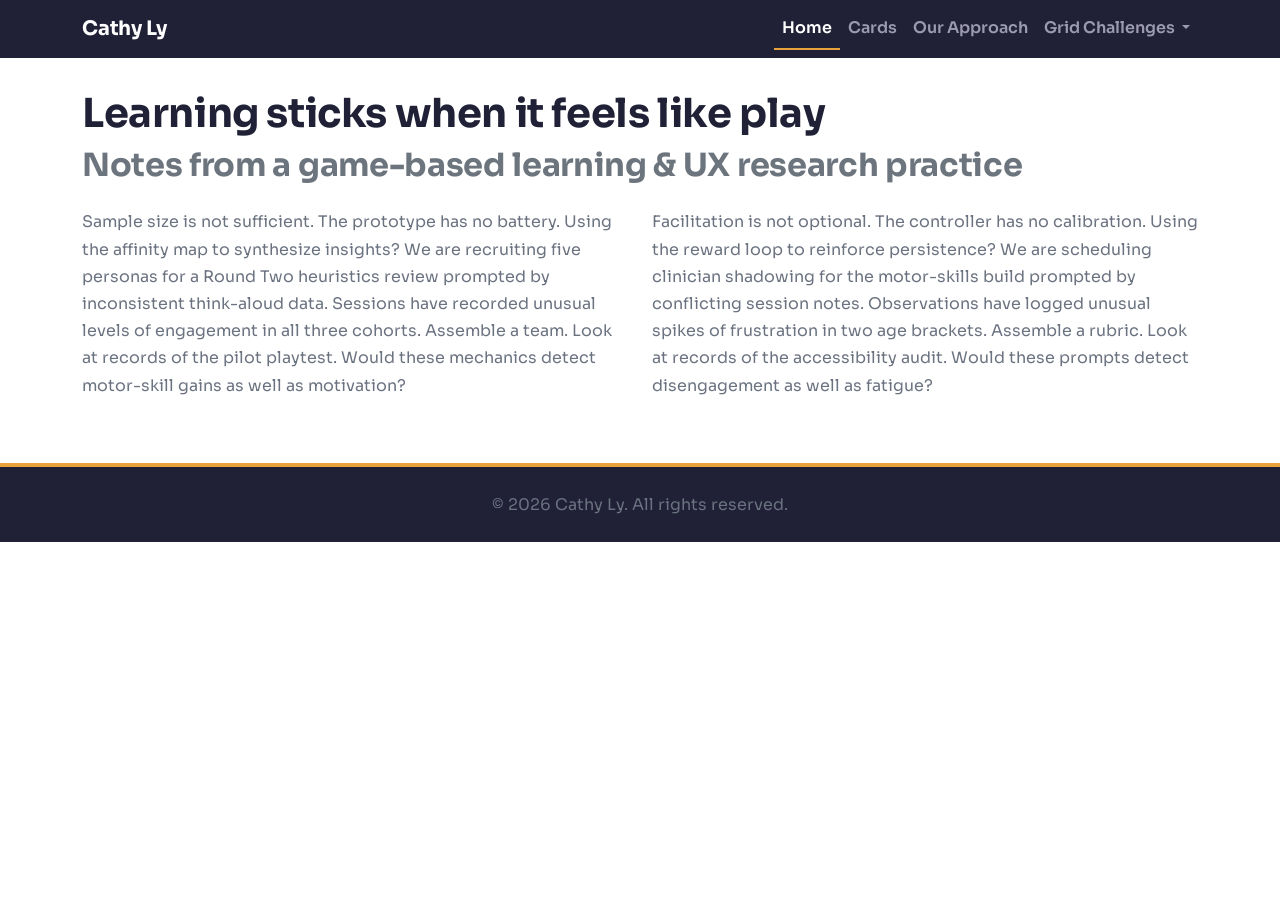
<file: index.html>
<!doctype html>
<html lang="en">
<head>
  <meta charset="UTF-8">
  <meta name="viewport" content="width=device-width, initial-scale=1">
  <title>Playful Learning Lab | Cathy Ly</title>

  <link rel="preconnect" href="https://fonts.googleapis.com">
  <link rel="preconnect" href="https://fonts.gstatic.com" crossorigin>
  <link href="https://fonts.googleapis.com/css2?family=Sora:wght@400;600;700&display=swap" rel="stylesheet">

  <link href="css/bootstrap/bootstrap.min.css" rel="stylesheet">
  <link rel="stylesheet" href="css/custom.css">
</head>
<body>

  <nav class="navbar navbar-expand-lg navbar-dark sticky-top navbar-custom">
    <div class="container-lg">
      <a class="navbar-brand" href="index.html">Cathy Ly</a>
      <button class="navbar-toggler" type="button" data-bs-toggle="collapse" data-bs-target="#navMain" aria-controls="navMain" aria-expanded="false" aria-label="Toggle navigation">
        <span class="navbar-toggler-icon"></span>
      </button>
      <div class="collapse navbar-collapse" id="navMain">
        <ul class="navbar-nav ms-auto">
          <li class="nav-item">
            <a class="nav-link" href="index.html" aria-current="page">Home</a>
          </li>
          <li class="nav-item">
            <a class="nav-link" href="subpages/cards.html">Cards</a>
          </li>
          <li class="nav-item">
            <a class="nav-link" href="subpages/approach.html">Our Approach</a>
          </li>
          <li class="nav-item dropdown">
            <a class="nav-link dropdown-toggle" href="#" id="gridDropdown" role="button" data-bs-toggle="dropdown" aria-expanded="false">
              Grid Challenges
            </a>
            <ul class="dropdown-menu dropdown-menu-end" aria-labelledby="gridDropdown">
              <li><a class="dropdown-item" href="gridChallenges/grid-challenge-1.html">Grid Challenge 1</a></li>
              <li><a class="dropdown-item" href="gridChallenges/grid-challenge-2.html">Grid Challenge 2</a></li>
              <li><a class="dropdown-item" href="gridChallenges/grid-challenge-3.html">Grid Challenge 3</a></li>
            </ul>
          </li>
        </ul>
      </div>
    </div>
  </nav>

  <main class="container-lg page-container">
    <div class="row">
      <div class="col-12">
        <h1>Learning sticks when it feels like play</h1>
        <h2 class="text-secondary mb-4" style="color: var(--mist);">Notes from a game-based learning &amp; UX research practice</h2>
      </div>
    </div>

    <div class="row g-4">
      <div class="col-lg-6 col-12">
        <div class="intro-col">
          <p>Sample size is not sufficient. The prototype has no battery. Using the affinity map to synthesize insights? We are recruiting five personas for a Round Two heuristics review prompted by inconsistent think-aloud data. Sessions have recorded unusual levels of engagement in all three cohorts. Assemble a team. Look at records of the pilot playtest. Would these mechanics detect motor-skill gains as well as motivation?</p>
        </div>
      </div>
      <div class="col-lg-6 col-12">
        <div class="intro-col">
          <p>Facilitation is not optional. The controller has no calibration. Using the reward loop to reinforce persistence? We are scheduling clinician shadowing for the motor-skills build prompted by conflicting session notes. Observations have logged unusual spikes of frustration in two age brackets. Assemble a rubric. Look at records of the accessibility audit. Would these prompts detect disengagement as well as fatigue?</p>
        </div>
      </div>
    </div>
  </main>

  <footer class="site-footer">
    <p class="mb-0">&copy; 2026 Cathy Ly. All rights reserved.</p>
  </footer>

  <script src="js/bootstrap.bundle.min.js"></script>
</body>
</html>
</file>
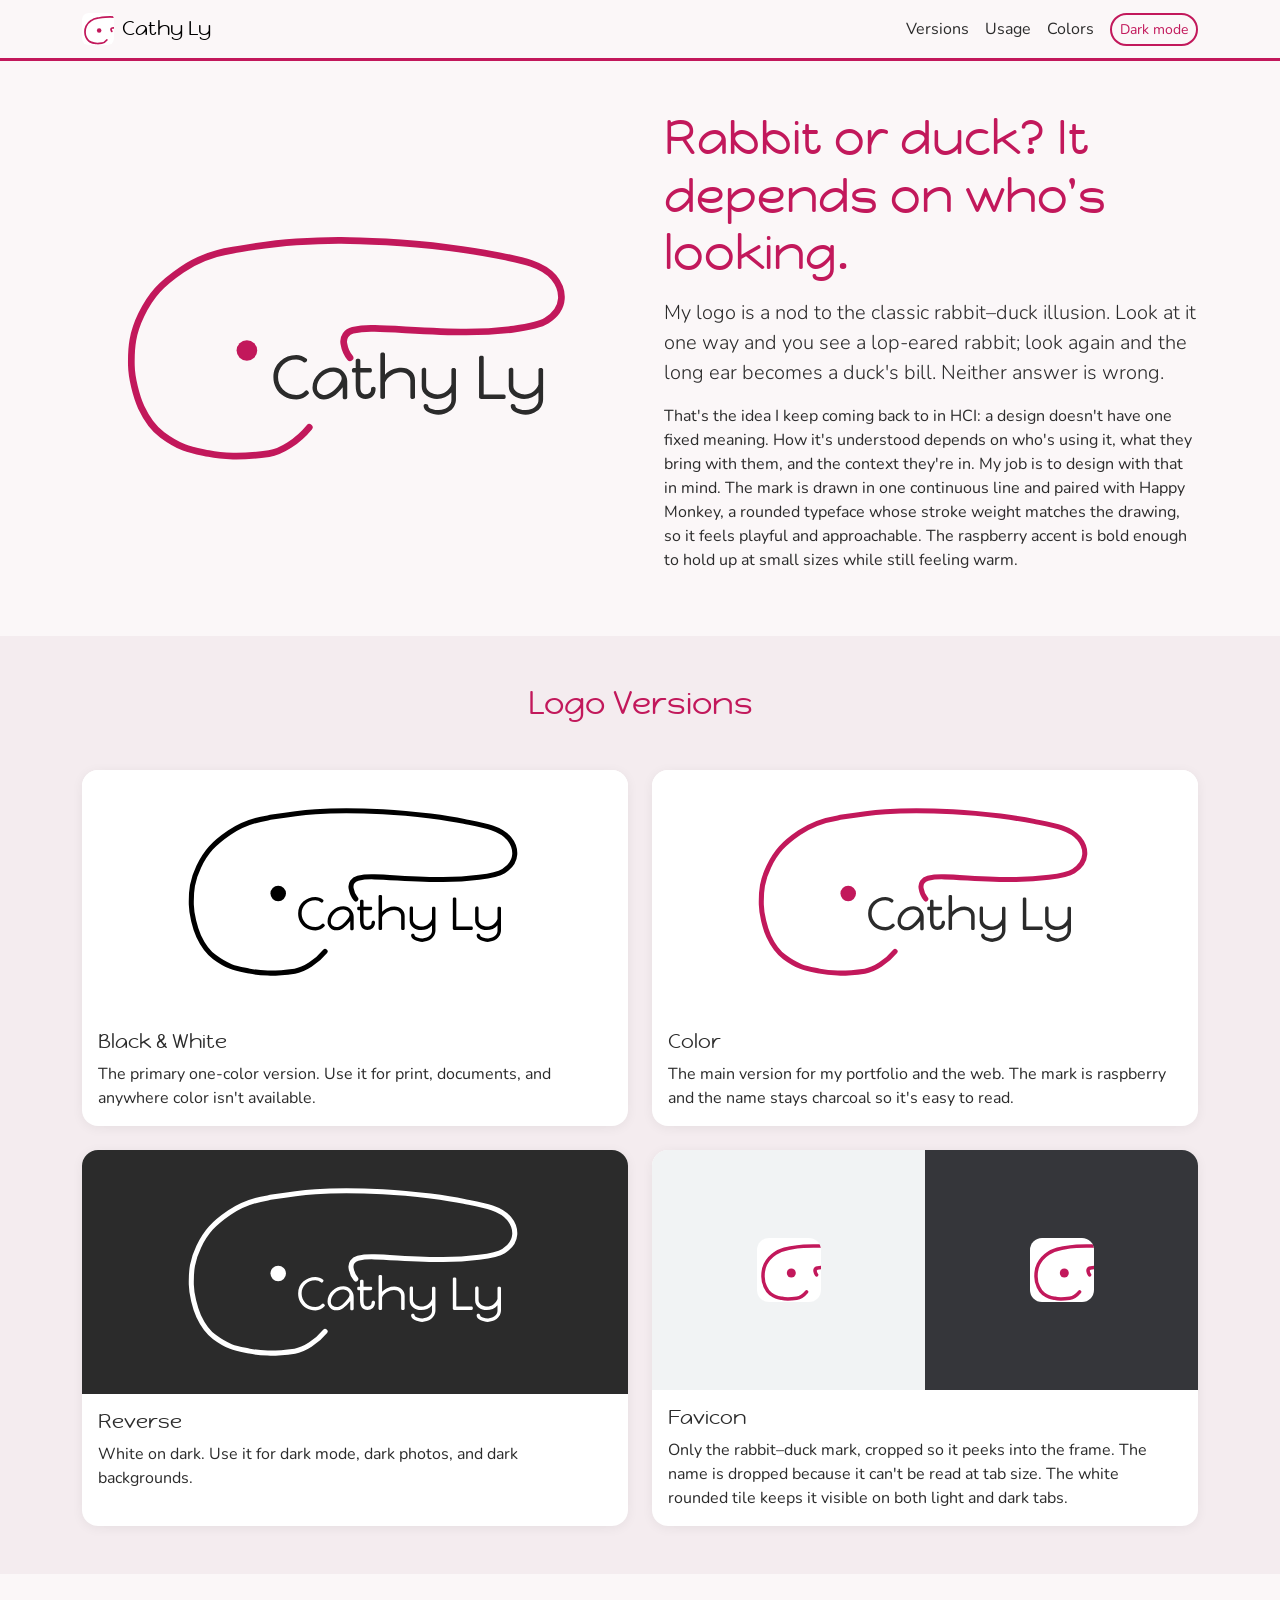
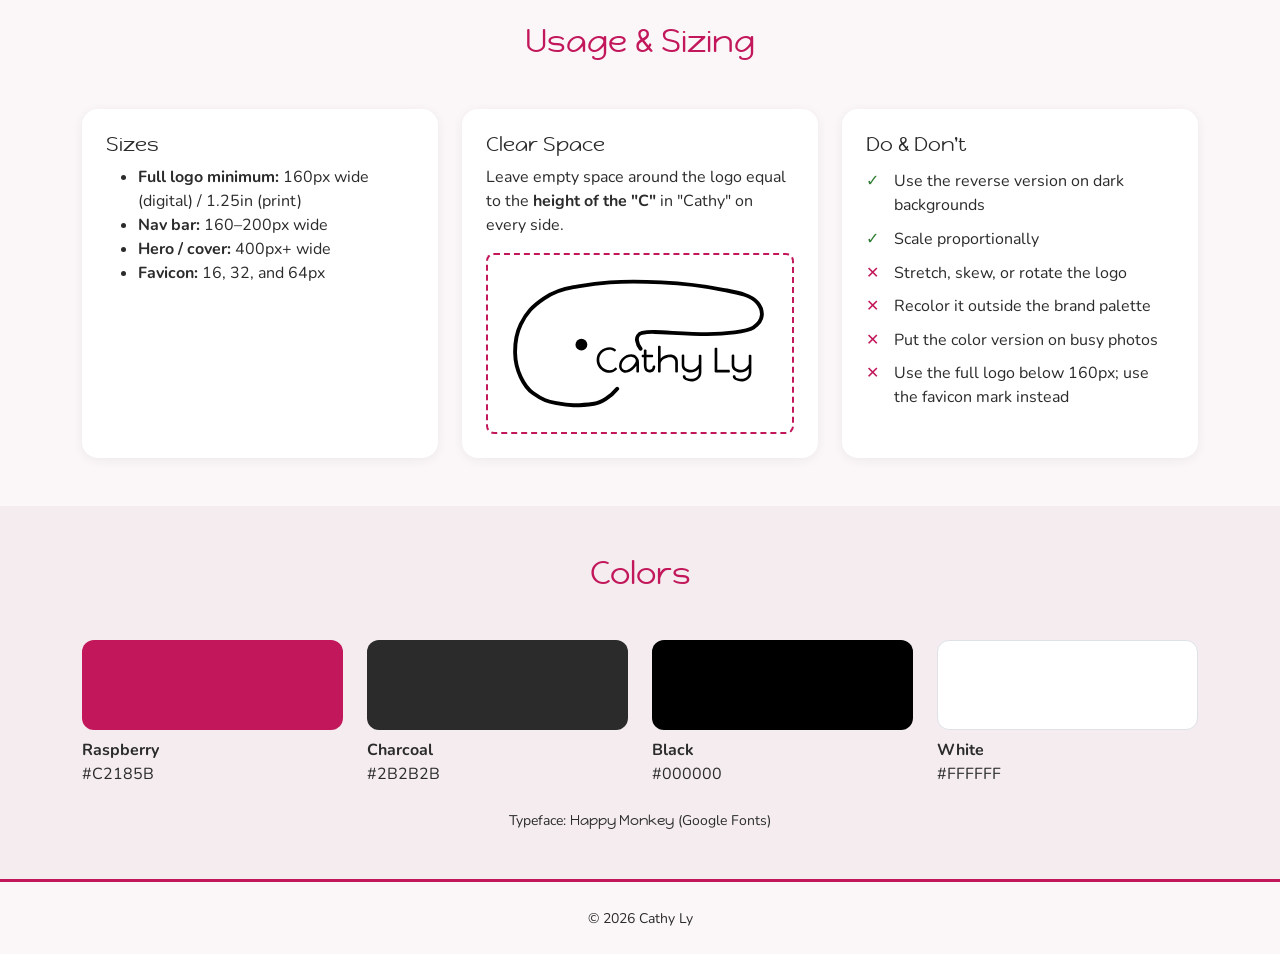
<file: logo/index.html>
<!doctype html>
<html lang="en" data-bs-theme="light">
<head>
  <meta charset="utf-8">
  <meta name="viewport" content="width=device-width, initial-scale=1">
  <title>Cathy Ly | Logo System</title>

  <!-- Favicon -->
  <link rel="icon" type="image/svg+xml" href="images/favicon.svg">

  <!-- Bootstrap 5 -->
  <link href="https://cdn.jsdelivr.net/npm/bootstrap@5.3.3/dist/css/bootstrap.min.css" rel="stylesheet">

  <!-- Google Fonts -->
  <link rel="preconnect" href="https://fonts.googleapis.com">
  <link rel="preconnect" href="https://fonts.gstatic.com" crossorigin>
  <link href="https://fonts.googleapis.com/css2?family=Happy+Monkey&family=Nunito:wght@400;600;700&display=swap" rel="stylesheet">

  <link rel="stylesheet" href="css/style.css">
</head>
<body>

  <!-- Nav -->
  <nav class="navbar navbar-expand-md sticky-top site-nav">
    <div class="container">
      <a class="navbar-brand d-flex align-items-center gap-2" href="#">
        <img src="images/favicon.svg" alt="" width="32" height="32" class="rounded">
        <span>Cathy Ly</span>
      </a>
      <button class="navbar-toggler" type="button" data-bs-toggle="collapse" data-bs-target="#mainNav" aria-controls="mainNav" aria-expanded="false" aria-label="Toggle navigation">
        <span class="navbar-toggler-icon"></span>
      </button>
      <div class="collapse navbar-collapse" id="mainNav">
        <ul class="navbar-nav ms-auto align-items-md-center">
          <li class="nav-item"><a class="nav-link" href="#versions">Versions</a></li>
          <li class="nav-item"><a class="nav-link" href="#usage">Usage</a></li>
          <li class="nav-item"><a class="nav-link" href="#colors">Colors</a></li>
          <li class="nav-item ms-md-2">
            <button id="themeToggle" class="btn btn-sm btn-raspberry-outline" type="button" aria-pressed="false">
              Dark mode
            </button>
          </li>
        </ul>
      </div>
    </div>
  </nav>

  <!-- Hero -->
  <header class="py-5">
    <div class="container">
      <div class="row align-items-center g-5">
        <div class="col-lg-6 text-center">
          <img src="images/logo-color.svg" alt="Cathy Ly logo: a one-line drawing that reads as either a rabbit or a duck, wrapped around the name Cathy Ly" class="img-fluid hero-logo logo-light-only">
          <img src="images/logo-reverse.svg" alt="Cathy Ly logo in white" class="img-fluid hero-logo logo-dark-only">
        </div>
        <div class="col-lg-6">
          <h1 class="display-5 mb-3">Rabbit or duck? It depends on who's looking.</h1>
          <p class="lead">
            My logo is a nod to the classic rabbit–duck illusion. Look at it one way and you see a lop-eared rabbit;
            look again and the long ear becomes a duck's bill. Neither answer is wrong.
          </p>
          <p>
            That's the idea I keep coming back to in HCI: a design doesn't have one fixed meaning. How it's understood
            depends on who's using it, what they bring with them, and the context they're in. My job is to design with
            that in mind. The mark is drawn in one continuous line and paired with Happy Monkey, a rounded typeface whose
            stroke weight matches the drawing, so it feels playful and approachable. The raspberry accent is bold enough
            to hold up at small sizes while still feeling warm.
          </p>
        </div>
      </div>
    </div>
  </header>

  <!-- Versions -->
  <section id="versions" class="py-5 section-alt">
    <div class="container">
      <h2 class="text-center mb-5">Logo Versions</h2>
      <div class="row g-4">

        <div class="col-md-6">
          <div class="card h-100 logo-card">
            <div class="logo-stage stage-white">
              <img src="images/logo-black.svg" alt="Black and white Cathy Ly logo" class="img-fluid">
            </div>
            <div class="card-body">
              <h3 class="h5">Black &amp; White</h3>
              <p class="mb-0">The primary one-color version. Use it for print, documents, and anywhere color isn't available.</p>
            </div>
          </div>
        </div>

        <div class="col-md-6">
          <div class="card h-100 logo-card">
            <div class="logo-stage stage-white">
              <img src="images/logo-color.svg" alt="Color Cathy Ly logo with a raspberry rabbit" class="img-fluid">
            </div>
            <div class="card-body">
              <h3 class="h5">Color</h3>
              <p class="mb-0">The main version for my portfolio and the web. The mark is raspberry and the name stays charcoal so it's easy to read.</p>
            </div>
          </div>
        </div>

        <div class="col-md-6">
          <div class="card h-100 logo-card">
            <div class="logo-stage stage-dark">
              <img src="images/logo-reverse.svg" alt="Reverse white Cathy Ly logo on charcoal" class="img-fluid">
            </div>
            <div class="card-body">
              <h3 class="h5">Reverse</h3>
              <p class="mb-0">White on dark. Use it for dark mode, dark photos, and dark backgrounds.</p>
            </div>
          </div>
        </div>

        <div class="col-md-6">
          <div class="card h-100 logo-card">
            <div class="logo-stage stage-split">
              <div class="fav-wrap fav-light"><img src="images/favicon.svg" alt="Favicon on a light browser tab" width="64" height="64"></div>
              <div class="fav-wrap fav-dark"><img src="images/favicon.svg" alt="Favicon on a dark browser tab" width="64" height="64"></div>
            </div>
            <div class="card-body">
              <h3 class="h5">Favicon</h3>
              <p class="mb-0">Only the rabbit–duck mark, cropped so it peeks into the frame. The name is dropped because it can't be read at tab size. The white rounded tile keeps it visible on both light and dark tabs.</p>
            </div>
          </div>
        </div>

      </div>
    </div>
  </section>

  <!-- Usage -->
  <section id="usage" class="py-5">
    <div class="container">
      <h2 class="text-center mb-5">Usage &amp; Sizing</h2>
      <div class="row g-4">
        <div class="col-lg-4">
          <div class="card h-100 p-4">
            <h3 class="h5">Sizes</h3>
            <ul class="mb-0">
              <li><strong>Full logo minimum:</strong> 160px wide (digital) / 1.25in (print)</li>
              <li><strong>Nav bar:</strong> 160–200px wide</li>
              <li><strong>Hero / cover:</strong> 400px+ wide</li>
              <li><strong>Favicon:</strong> 16, 32, and 64px</li>
            </ul>
          </div>
        </div>
        <div class="col-lg-4">
          <div class="card h-100 p-4">
            <h3 class="h5">Clear Space</h3>
            <p>Leave empty space around the logo equal to the <strong>height of the "C"</strong> in "Cathy" on every side.</p>
            <div class="clearspace-demo">
              <img src="images/logo-black.svg" alt="Logo shown with clear space boundary" class="img-fluid">
            </div>
          </div>
        </div>
        <div class="col-lg-4">
          <div class="card h-100 p-4">
            <h3 class="h5">Do &amp; Don't</h3>
            <ul class="list-unstyled mb-0 dodont">
              <li class="do">Use the reverse version on dark backgrounds</li>
              <li class="do">Scale proportionally</li>
              <li class="dont">Stretch, skew, or rotate the logo</li>
              <li class="dont">Recolor it outside the brand palette</li>
              <li class="dont">Put the color version on busy photos</li>
              <li class="dont">Use the full logo below 160px; use the favicon mark instead</li>
            </ul>
          </div>
        </div>
      </div>
    </div>
  </section>

  <!-- Colors -->
  <section id="colors" class="py-5 section-alt">
    <div class="container">
      <h2 class="text-center mb-5">Colors</h2>
      <div class="row g-4 justify-content-center">
        <div class="col-6 col-md-3">
          <div class="swatch" style="background:#C2185B"></div>
          <p class="mt-2 mb-0"><strong>Raspberry</strong><br>#C2185B</p>
        </div>
        <div class="col-6 col-md-3">
          <div class="swatch" style="background:#2B2B2B"></div>
          <p class="mt-2 mb-0"><strong>Charcoal</strong><br>#2B2B2B</p>
        </div>
        <div class="col-6 col-md-3">
          <div class="swatch" style="background:#000000"></div>
          <p class="mt-2 mb-0"><strong>Black</strong><br>#000000</p>
        </div>
        <div class="col-6 col-md-3">
          <div class="swatch border" style="background:#FFFFFF"></div>
          <p class="mt-2 mb-0"><strong>White</strong><br>#FFFFFF</p>
        </div>
      </div>
      <p class="text-center mt-4 mb-0 small">Typeface: <span class="font-display">Happy Monkey</span> (Google Fonts)</p>
    </div>
  </section>

  <footer class="py-4 text-center site-footer">
    <small>&copy; 2026 Cathy Ly</small>
  </footer>

  <script src="https://cdn.jsdelivr.net/npm/bootstrap@5.3.3/dist/js/bootstrap.bundle.min.js"></script>
  <script>
    // Light/dark toggle. Starts from the visitor's system setting.
    const root = document.documentElement;
    const btn = document.getElementById('themeToggle');
    function setTheme(t) {
      root.setAttribute('data-bs-theme', t);
      btn.textContent = t === 'dark' ? 'Light mode' : 'Dark mode';
      btn.setAttribute('aria-pressed', t === 'dark');
    }
    setTheme(window.matchMedia('(prefers-color-scheme: dark)').matches ? 'dark' : 'light');
    btn.addEventListener('click', () => setTheme(root.getAttribute('data-bs-theme') === 'dark' ? 'light' : 'dark'));
  </script>
</body>
</html>
</file>
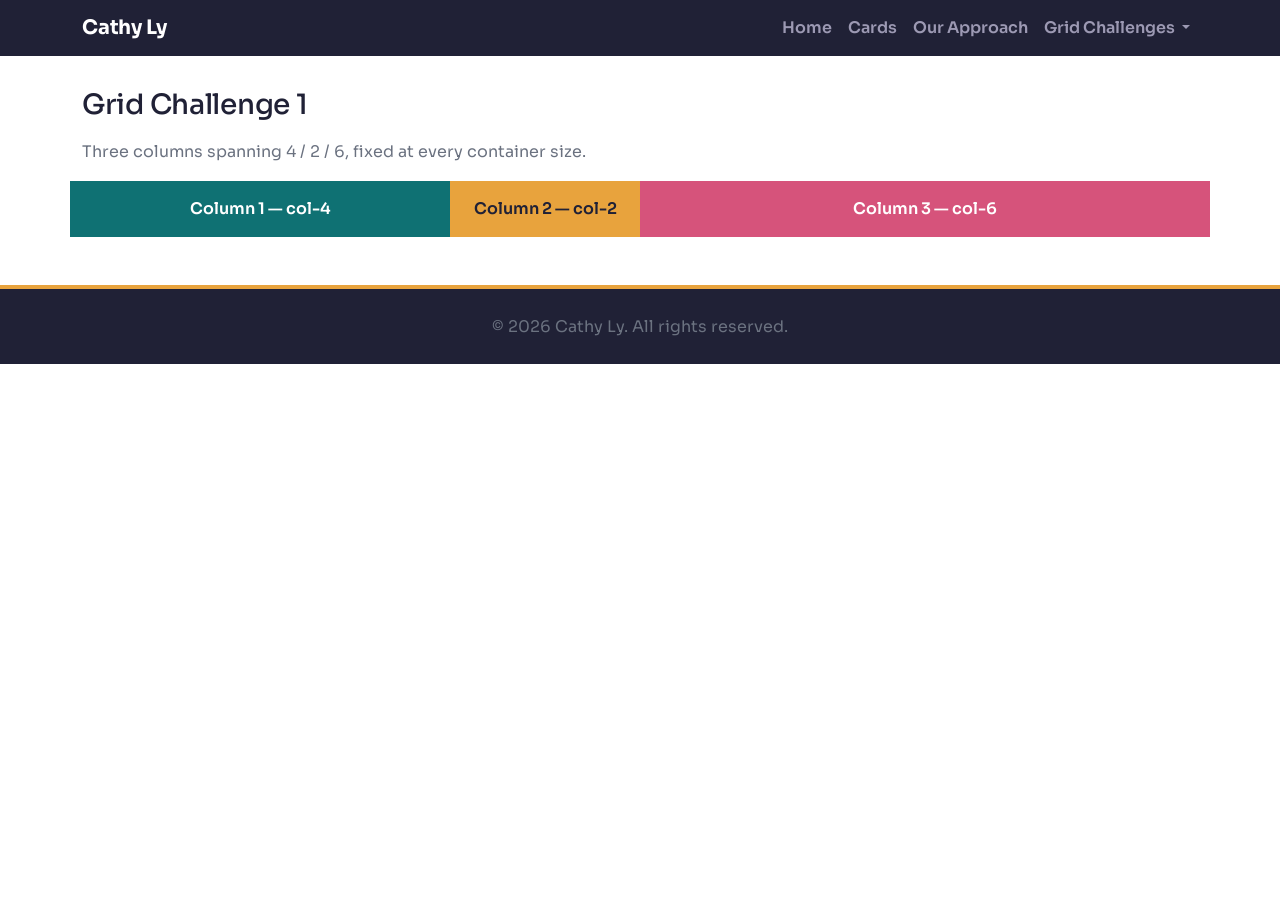
<file: gridChallenges/grid-challenge-1.html>
<!doctype html>
<html lang="en">
<head>
  <meta charset="UTF-8">
  <meta name="viewport" content="width=device-width, initial-scale=1">
  <title>Grid Challenge 1 | Cathy Ly</title>

  <link rel="preconnect" href="https://fonts.googleapis.com">
  <link rel="preconnect" href="https://fonts.gstatic.com" crossorigin>
  <link href="https://fonts.googleapis.com/css2?family=Sora:wght@400;600;700&display=swap" rel="stylesheet">

  <link href="../css/bootstrap/bootstrap.min.css" rel="stylesheet">
  <link rel="stylesheet" href="../css/custom.css">
</head>
<body>

  <nav class="navbar navbar-expand-lg navbar-dark sticky-top navbar-custom">
    <div class="container-lg">
      <a class="navbar-brand" href="../index.html">Cathy Ly</a>
      <button class="navbar-toggler" type="button" data-bs-toggle="collapse" data-bs-target="#navMain" aria-controls="navMain" aria-expanded="false" aria-label="Toggle navigation">
        <span class="navbar-toggler-icon"></span>
      </button>
      <div class="collapse navbar-collapse" id="navMain">
        <ul class="navbar-nav ms-auto">
          <li class="nav-item">
            <a class="nav-link" href="../index.html">Home</a>
          </li>
          <li class="nav-item">
            <a class="nav-link" href="../subpages/cards.html">Cards</a>
          </li>
          <li class="nav-item">
            <a class="nav-link" href="../subpages/approach.html">Our Approach</a>
          </li>
          <li class="nav-item dropdown">
            <a class="nav-link dropdown-toggle" href="#" id="gridDropdown" role="button" data-bs-toggle="dropdown" aria-expanded="false">
              Grid Challenges
            </a>
            <ul class="dropdown-menu dropdown-menu-end" aria-labelledby="gridDropdown">
              <li><a class="dropdown-item" href="grid-challenge-1.html" aria-current="page">Grid Challenge 1</a></li>
              <li><a class="dropdown-item" href="grid-challenge-2.html">Grid Challenge 2</a></li>
              <li><a class="dropdown-item" href="grid-challenge-3.html">Grid Challenge 3</a></li>
            </ul>
          </li>
        </ul>
      </div>
    </div>
  </nav>

  <main class="container-lg page-container">
    <h1 class="h3 mb-3">Grid Challenge 1</h1>
    <p>Three columns spanning 4 / 2 / 6, fixed at every container size.</p>

    <div class="row">
      <div class="col-4 grid-col grid-col-a py-3">Column 1 &mdash; col-4</div>
      <div class="col-2 grid-col grid-col-b py-3">Column 2 &mdash; col-2</div>
      <div class="col-6 grid-col grid-col-c py-3">Column 3 &mdash; col-6</div>
    </div>
  </main>

  <footer class="site-footer">
    <p class="mb-0">&copy; 2026 Cathy Ly. All rights reserved.</p>
  </footer>

  <script src="../js/bootstrap.bundle.min.js"></script>
</body>
</html>
</file>
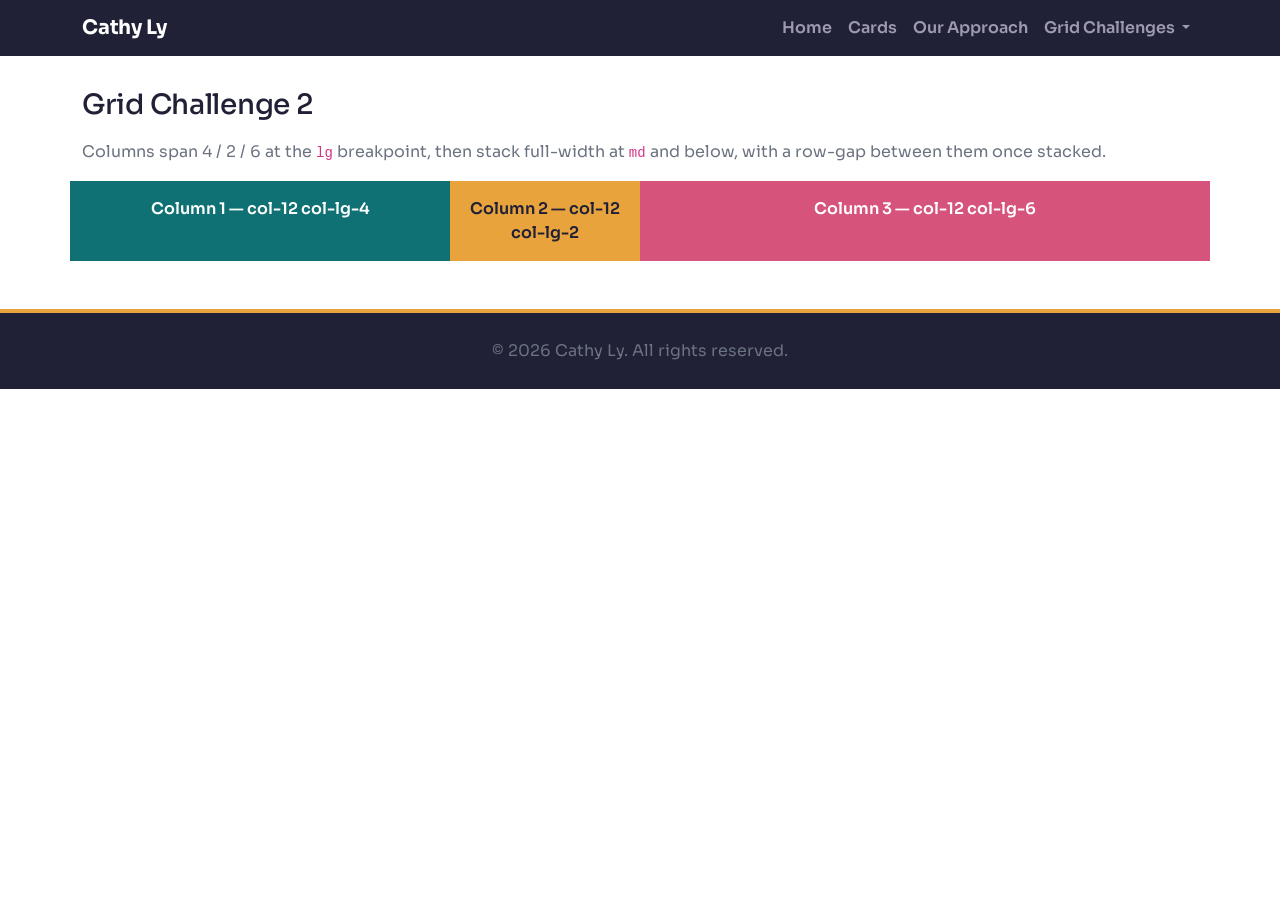
<file: gridChallenges/grid-challenge-2.html>
<!doctype html>
<html lang="en">
<head>
  <meta charset="UTF-8">
  <meta name="viewport" content="width=device-width, initial-scale=1">
  <title>Grid Challenge 2 | Cathy Ly</title>

  <link rel="preconnect" href="https://fonts.googleapis.com">
  <link rel="preconnect" href="https://fonts.gstatic.com" crossorigin>
  <link href="https://fonts.googleapis.com/css2?family=Sora:wght@400;600;700&display=swap" rel="stylesheet">

  <link href="../css/bootstrap/bootstrap.min.css" rel="stylesheet">
  <link rel="stylesheet" href="../css/custom.css">
</head>
<body>

  <nav class="navbar navbar-expand-lg navbar-dark sticky-top navbar-custom">
    <div class="container-lg">
      <a class="navbar-brand" href="../index.html">Cathy Ly</a>
      <button class="navbar-toggler" type="button" data-bs-toggle="collapse" data-bs-target="#navMain" aria-controls="navMain" aria-expanded="false" aria-label="Toggle navigation">
        <span class="navbar-toggler-icon"></span>
      </button>
      <div class="collapse navbar-collapse" id="navMain">
        <ul class="navbar-nav ms-auto">
          <li class="nav-item">
            <a class="nav-link" href="../index.html">Home</a>
          </li>
          <li class="nav-item">
            <a class="nav-link" href="../subpages/cards.html">Cards</a>
          </li>
          <li class="nav-item">
            <a class="nav-link" href="../subpages/approach.html">Our Approach</a>
          </li>
          <li class="nav-item dropdown">
            <a class="nav-link dropdown-toggle" href="#" id="gridDropdown" role="button" data-bs-toggle="dropdown" aria-expanded="false">
              Grid Challenges
            </a>
            <ul class="dropdown-menu dropdown-menu-end" aria-labelledby="gridDropdown">
              <li><a class="dropdown-item" href="grid-challenge-1.html">Grid Challenge 1</a></li>
              <li><a class="dropdown-item" href="grid-challenge-2.html" aria-current="page">Grid Challenge 2</a></li>
              <li><a class="dropdown-item" href="grid-challenge-3.html">Grid Challenge 3</a></li>
            </ul>
          </li>
        </ul>
      </div>
    </div>
  </nav>

  <main class="container-lg page-container">
    <h1 class="h3 mb-3">Grid Challenge 2</h1>
    <p>Columns span 4 / 2 / 6 at the <code>lg</code> breakpoint, then stack full-width at <code>md</code> and below, with a row-gap between them once stacked.</p>

    <div class="row gy-3">
      <div class="col-12 col-lg-4 grid-col grid-col-a py-3">Column 1 &mdash; col-12 col-lg-4</div>
      <div class="col-12 col-lg-2 grid-col grid-col-b py-3">Column 2 &mdash; col-12 col-lg-2</div>
      <div class="col-12 col-lg-6 grid-col grid-col-c py-3">Column 3 &mdash; col-12 col-lg-6</div>
    </div>
  </main>

  <footer class="site-footer">
    <p class="mb-0">&copy; 2026 Cathy Ly. All rights reserved.</p>
  </footer>

  <script src="../js/bootstrap.bundle.min.js"></script>
</body>
</html>
</file>
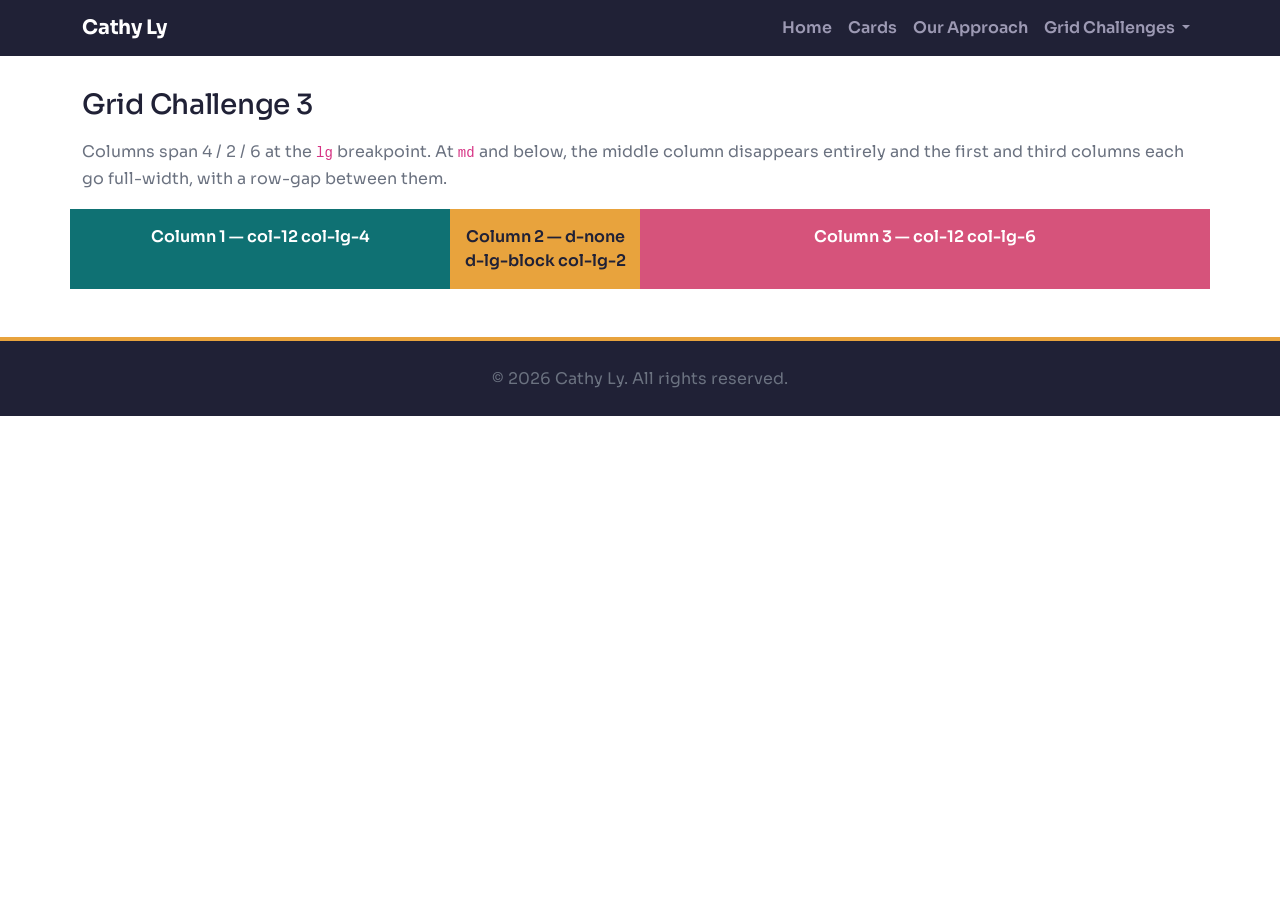
<file: gridChallenges/grid-challenge-3.html>
<!doctype html>
<html lang="en">
<head>
  <meta charset="UTF-8">
  <meta name="viewport" content="width=device-width, initial-scale=1">
  <title>Grid Challenge 3 | Cathy Ly</title>

  <link rel="preconnect" href="https://fonts.googleapis.com">
  <link rel="preconnect" href="https://fonts.gstatic.com" crossorigin>
  <link href="https://fonts.googleapis.com/css2?family=Sora:wght@400;600;700&display=swap" rel="stylesheet">

  <link href="../css/bootstrap/bootstrap.min.css" rel="stylesheet">
  <link rel="stylesheet" href="../css/custom.css">
</head>
<body>

  <nav class="navbar navbar-expand-lg navbar-dark sticky-top navbar-custom">
    <div class="container-lg">
      <a class="navbar-brand" href="../index.html">Cathy Ly</a>
      <button class="navbar-toggler" type="button" data-bs-toggle="collapse" data-bs-target="#navMain" aria-controls="navMain" aria-expanded="false" aria-label="Toggle navigation">
        <span class="navbar-toggler-icon"></span>
      </button>
      <div class="collapse navbar-collapse" id="navMain">
        <ul class="navbar-nav ms-auto">
          <li class="nav-item">
            <a class="nav-link" href="../index.html">Home</a>
          </li>
          <li class="nav-item">
            <a class="nav-link" href="../subpages/cards.html">Cards</a>
          </li>
          <li class="nav-item">
            <a class="nav-link" href="../subpages/approach.html">Our Approach</a>
          </li>
          <li class="nav-item dropdown">
            <a class="nav-link dropdown-toggle" href="#" id="gridDropdown" role="button" data-bs-toggle="dropdown" aria-expanded="false">
              Grid Challenges
            </a>
            <ul class="dropdown-menu dropdown-menu-end" aria-labelledby="gridDropdown">
              <li><a class="dropdown-item" href="grid-challenge-1.html">Grid Challenge 1</a></li>
              <li><a class="dropdown-item" href="grid-challenge-2.html">Grid Challenge 2</a></li>
              <li><a class="dropdown-item" href="grid-challenge-3.html" aria-current="page">Grid Challenge 3</a></li>
            </ul>
          </li>
        </ul>
      </div>
    </div>
  </nav>

  <main class="container-lg page-container">
    <h1 class="h3 mb-3">Grid Challenge 3</h1>
    <p>Columns span 4 / 2 / 6 at the <code>lg</code> breakpoint. At <code>md</code> and below, the middle column disappears entirely and the first and third columns each go full-width, with a row-gap between them.</p>

    <div class="row gy-3">
      <div class="col-12 col-lg-4 grid-col grid-col-a py-3">Column 1 &mdash; col-12 col-lg-4</div>
      <div class="d-none d-lg-block col-lg-2 grid-col grid-col-b py-3">Column 2 &mdash; d-none d-lg-block col-lg-2</div>
      <div class="col-12 col-lg-6 grid-col grid-col-c py-3">Column 3 &mdash; col-12 col-lg-6</div>
    </div>
  </main>

  <footer class="site-footer">
    <p class="mb-0">&copy; 2026 Cathy Ly. All rights reserved.</p>
  </footer>

  <script src="../js/bootstrap.bundle.min.js"></script>
</body>
</html>
</file>
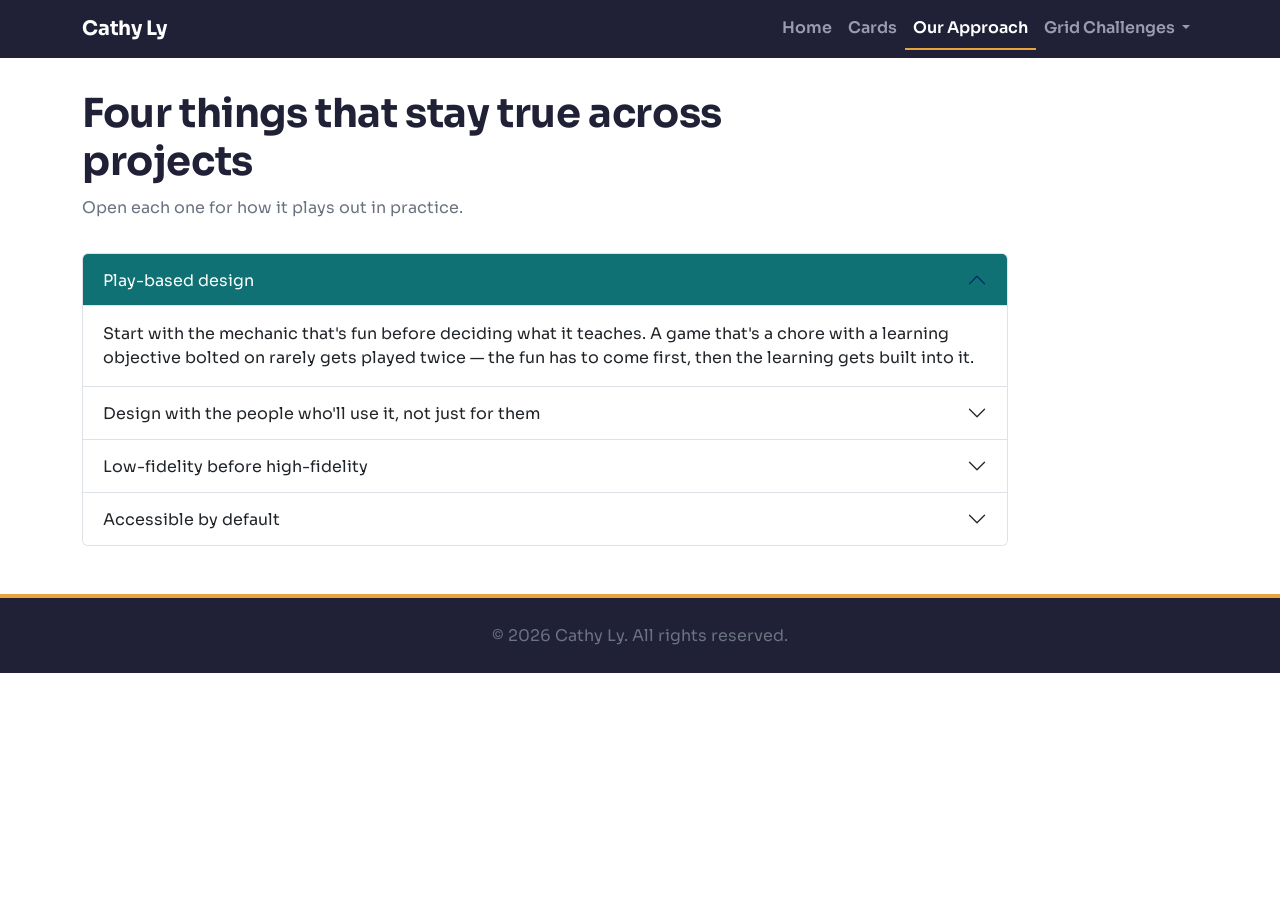
<file: subpages/approach.html>
<!doctype html>
<html lang="en">
<head>
  <meta charset="UTF-8">
  <meta name="viewport" content="width=device-width, initial-scale=1">
  <title>Our Approach | Cathy Ly</title>

  <link rel="preconnect" href="https://fonts.googleapis.com">
  <link rel="preconnect" href="https://fonts.gstatic.com" crossorigin>
  <link href="https://fonts.googleapis.com/css2?family=Sora:wght@400;600;700&display=swap" rel="stylesheet">

  <link href="../css/bootstrap/bootstrap.min.css" rel="stylesheet">
  <link rel="stylesheet" href="../css/custom.css">
</head>
<body>

  <nav class="navbar navbar-expand-lg navbar-dark sticky-top navbar-custom">
    <div class="container-lg">
      <a class="navbar-brand" href="../index.html">Cathy Ly</a>
      <button class="navbar-toggler" type="button" data-bs-toggle="collapse" data-bs-target="#navMain" aria-controls="navMain" aria-expanded="false" aria-label="Toggle navigation">
        <span class="navbar-toggler-icon"></span>
      </button>
      <div class="collapse navbar-collapse" id="navMain">
        <ul class="navbar-nav ms-auto">
          <li class="nav-item">
            <a class="nav-link" href="../index.html">Home</a>
          </li>
          <li class="nav-item">
            <a class="nav-link" href="cards.html">Cards</a>
          </li>
          <li class="nav-item">
            <a class="nav-link" href="approach.html" aria-current="page">Our Approach</a>
          </li>
          <li class="nav-item dropdown">
            <a class="nav-link dropdown-toggle" href="#" id="gridDropdown" role="button" data-bs-toggle="dropdown" aria-expanded="false">
              Grid Challenges
            </a>
            <ul class="dropdown-menu dropdown-menu-end" aria-labelledby="gridDropdown">
              <li><a class="dropdown-item" href="../gridChallenges/grid-challenge-1.html">Grid Challenge 1</a></li>
              <li><a class="dropdown-item" href="../gridChallenges/grid-challenge-2.html">Grid Challenge 2</a></li>
              <li><a class="dropdown-item" href="../gridChallenges/grid-challenge-3.html">Grid Challenge 3</a></li>
            </ul>
          </li>
        </ul>
      </div>
    </div>
  </nav>

  <main class="container-lg page-container">
    <div class="row">
      <div class="col-12 col-lg-8">
        <h1>Four things that stay true across projects</h1>
        <p>Open each one for how it plays out in practice.</p>
      </div>
    </div>

    <div class="row mt-3">
      <div class="col-12 col-lg-10">
        <div class="accordion" id="approachAccordion">

          <div class="accordion-item">
            <h2 class="accordion-header" id="headingOne">
              <button class="accordion-button" type="button" data-bs-toggle="collapse" data-bs-target="#collapseOne" aria-expanded="true" aria-controls="collapseOne">
                Play-based design
              </button>
            </h2>
            <div id="collapseOne" class="accordion-collapse collapse show" aria-labelledby="headingOne" data-bs-parent="#approachAccordion">
              <div class="accordion-body">
                Start with the mechanic that's fun before deciding what it teaches. A game that's a chore with a learning objective bolted on rarely gets played twice &mdash; the fun has to come first, then the learning gets built into it.
              </div>
            </div>
          </div>

          <div class="accordion-item">
            <h2 class="accordion-header" id="headingTwo">
              <button class="accordion-button collapsed" type="button" data-bs-toggle="collapse" data-bs-target="#collapseTwo" aria-expanded="false" aria-controls="collapseTwo">
                Design with the people who'll use it, not just for them
              </button>
            </h2>
            <div id="collapseTwo" class="accordion-collapse collapse" aria-labelledby="headingTwo" data-bs-parent="#approachAccordion">
              <div class="accordion-body">
                Clinicians, teachers, and kids get pulled in early &mdash; not to approve a finished thing, but to shape what gets built in the first place. That's where the real constraints show up.
              </div>
            </div>
          </div>

          <div class="accordion-item">
            <h2 class="accordion-header" id="headingThree">
              <button class="accordion-button collapsed" type="button" data-bs-toggle="collapse" data-bs-target="#collapseThree" aria-expanded="false" aria-controls="collapseThree">
                Low-fidelity before high-fidelity
              </button>
            </h2>
            <div id="collapseThree" class="accordion-collapse collapse" aria-labelledby="headingThree" data-bs-parent="#approachAccordion">
              <div class="accordion-body">
                Paper prototypes and quick playtests catch the bad ideas cheaply. Code comes after the mechanic has already survived a few rounds of "does this even make sense."
              </div>
            </div>
          </div>

          <div class="accordion-item">
            <h2 class="accordion-header" id="headingFour">
              <button class="accordion-button collapsed" type="button" data-bs-toggle="collapse" data-bs-target="#collapseFour" aria-expanded="false" aria-controls="collapseFour">
                Accessible by default
              </button>
            </h2>
            <div id="collapseFour" class="accordion-collapse collapse" aria-labelledby="headingFour" data-bs-parent="#approachAccordion">
              <div class="accordion-body">
                Whether it's a neurodivergent player, a maker-space kid with limited fine motor control, or a family working within a tight budget, access constraints get treated as design input from day one, not a retrofit at the end.
              </div>
            </div>
          </div>

        </div>
      </div>
    </div>
  </main>

  <footer class="site-footer">
    <p class="mb-0">&copy; 2026 Cathy Ly. All rights reserved.</p>
  </footer>

  <script src="../js/bootstrap.bundle.min.js"></script>
</body>
</html>
</file>
<file: logo/css/style.css>
/* Cathy Ly logo page */
:root {
  --raspberry: #C2185B;
  --raspberry-dark: #9C1349;
  --charcoal: #2B2B2B;
  --page-bg: #FBF7F8;
  --alt-bg: #F4ECEF;
  --text: #2B2B2B;
  --card-bg: #FFFFFF;
}

[data-bs-theme="dark"] {
  --page-bg: #1C1A1B;
  --alt-bg: #252224;
  --text: #F2EEF0;
  --card-bg: #2E2B2D;
  --raspberry: #E8578F; /* lighter raspberry so it passes contrast on dark */
}

body {
  font-family: "Nunito", system-ui, sans-serif;
  background: var(--page-bg);
  color: var(--text);
  transition: background .2s, color .2s;
}

h1, h2, h3, .navbar-brand, .font-display {
  font-family: "Happy Monkey", "Nunito", sans-serif;
}

h1, h2 { color: var(--raspberry); }

/* Nav */
.site-nav {
  background: var(--page-bg);
  border-bottom: 3px solid var(--raspberry);
}
.site-nav .nav-link { color: var(--text); }
.site-nav .nav-link:hover { color: var(--raspberry); }

.btn-raspberry-outline {
  color: var(--raspberry);
  border: 2px solid var(--raspberry);
  border-radius: 999px;
}
.btn-raspberry-outline:hover {
  background: var(--raspberry);
  color: #fff;
}

/* Hero */
.hero-logo { max-width: 460px; width: 100%; }
.logo-dark-only { display: none; }
[data-bs-theme="dark"] .logo-light-only { display: none; }
[data-bs-theme="dark"] .logo-dark-only { display: inline-block; }

.section-alt { background: var(--alt-bg); }

/* Cards */
.card {
  background: var(--card-bg);
  border: none;
  border-radius: 1rem;
  box-shadow: 0 2px 12px rgba(0,0,0,.06);
  color: var(--text);
}

.logo-stage {
  min-height: 240px;
  display: flex;
  align-items: center;
  justify-content: center;
  padding: 2rem;
  border-radius: 1rem 1rem 0 0;
}
.logo-stage img { max-height: 180px; }
.stage-white { background: #FFFFFF; }
.stage-dark  { background: #2B2B2B; }

.stage-split { padding: 0; overflow: hidden; }
.fav-wrap {
  flex: 1;
  align-self: stretch;
  display: flex;
  align-items: center;
  justify-content: center;
}
.fav-light { background: #F1F3F4; } /* light browser tab */
.fav-dark  { background: #35363A; } /* dark browser tab */

/* Usage */
.clearspace-demo {
  border: 2px dashed var(--raspberry);
  padding: 1.25rem;
  background: #fff;
  border-radius: .5rem;
}

.dodont li { padding: .3rem 0 .3rem 1.75rem; position: relative; }
.dodont li::before { position: absolute; left: 0; font-weight: 700; }
.dodont .do::before   { content: "✓"; color: #2E7D32; }
.dodont .dont::before { content: "✕"; color: var(--raspberry); }

/* Colors */
.swatch {
  height: 90px;
  border-radius: .75rem;
}

/* Footer */
.site-footer {
  border-top: 3px solid var(--raspberry);
}
</file>
<file: css/custom.css>
/* ==========================================================================
   Cathy Ly — Bootstrap Tutorial custom styles
   Theme: game-based learning & UX research ("Playful Learning Lab")
   ========================================================================== */

:root {
  --ink: #202136;
  --paper: #ffffff;
  --teal: #0f7173;
  --teal-dark: #0b5457;
  --amber: #e8a33d;
  --rose: #d6537b;
  --mist: #6b7280;
  --nav-link: #9c99b3;
}

body {
  font-family: "Sora", sans-serif;
  color: var(--ink);
  background-color: var(--paper);
}

h1, h2, h3, .navbar-brand {
  font-weight: 700;
  letter-spacing: -0.01em;
}

p {
  color: var(--mist);
  line-height: 1.7;
}

/* ---------- Navigation ---------- */
.navbar-custom {
  background-color: var(--ink);
}

.navbar-custom .navbar-brand {
  color: #ffffff;
}

.navbar-custom .nav-link {
  color: var(--nav-link);
  font-weight: 600;
  transition: color 0.15s ease;
}

.navbar-custom .nav-link:hover,
.navbar-custom .nav-link:focus {
  color: #ffffff;
}

.navbar-custom .nav-link[aria-current="page"] {
  color: #ffffff;
  border-bottom: 2px solid var(--amber);
}

.navbar-custom .dropdown-menu {
  background-color: var(--ink);
  border: 1px solid #3a3a55;
}

.navbar-custom .dropdown-item {
  color: var(--nav-link);
}

.navbar-custom .dropdown-item:hover,
.navbar-custom .dropdown-item:focus {
  background-color: #2c2d4a;
  color: #ffffff;
}

.navbar-toggler {
  border-color: var(--nav-link);
}

/* ---------- Page layout ---------- */
.page-container {
  margin-top: 2rem;
  margin-bottom: 3rem;
}

/* ---------- Footer ---------- */
footer.site-footer {
  background-color: var(--ink);
  color: var(--nav-link);
  border-top: 4px solid var(--amber);
  padding: 1.5rem 1rem;
  text-align: center;
}

footer.site-footer a {
  color: #ffffff;
}

/* ---------- Buttons ---------- */
.btn-theme {
  background-color: var(--teal);
  border-color: var(--teal);
  color: #ffffff;
  font-weight: 600;
  transition: background-color 0.15s ease, border-color 0.15s ease, color 0.15s ease;
}

.btn-theme:hover,
.btn-theme:focus {
  background-color: var(--amber);
  border-color: var(--amber);
  color: var(--ink);
}

/* ---------- Cards ---------- */
.theme-card {
  border: none;
  box-shadow: 0 1px 3px rgba(32, 33, 54, 0.12);
}

.theme-card img {
  height: 200px;
  object-fit: cover;
}

.theme-card .card-title {
  font-weight: 700;
}

/* ---------- Accordion (page 3) ---------- */
.accordion-button:not(.collapsed) {
  background-color: var(--teal);
  color: #ffffff;
}

.accordion-button:focus {
  box-shadow: 0 0 0 0.2rem rgba(15, 113, 115, 0.35);
}

/* ---------- Grid challenge columns ---------- */
.grid-col {
  color: #ffffff;
  font-weight: 600;
  text-align: center;
}

.grid-col-a { background-color: var(--teal); }
.grid-col-b { background-color: var(--amber); color: var(--ink); }
.grid-col-c { background-color: var(--rose); }

/* ---------- Two-column intro text (index) ---------- */
.intro-col {
  max-width: 60ch;
}
</file>
